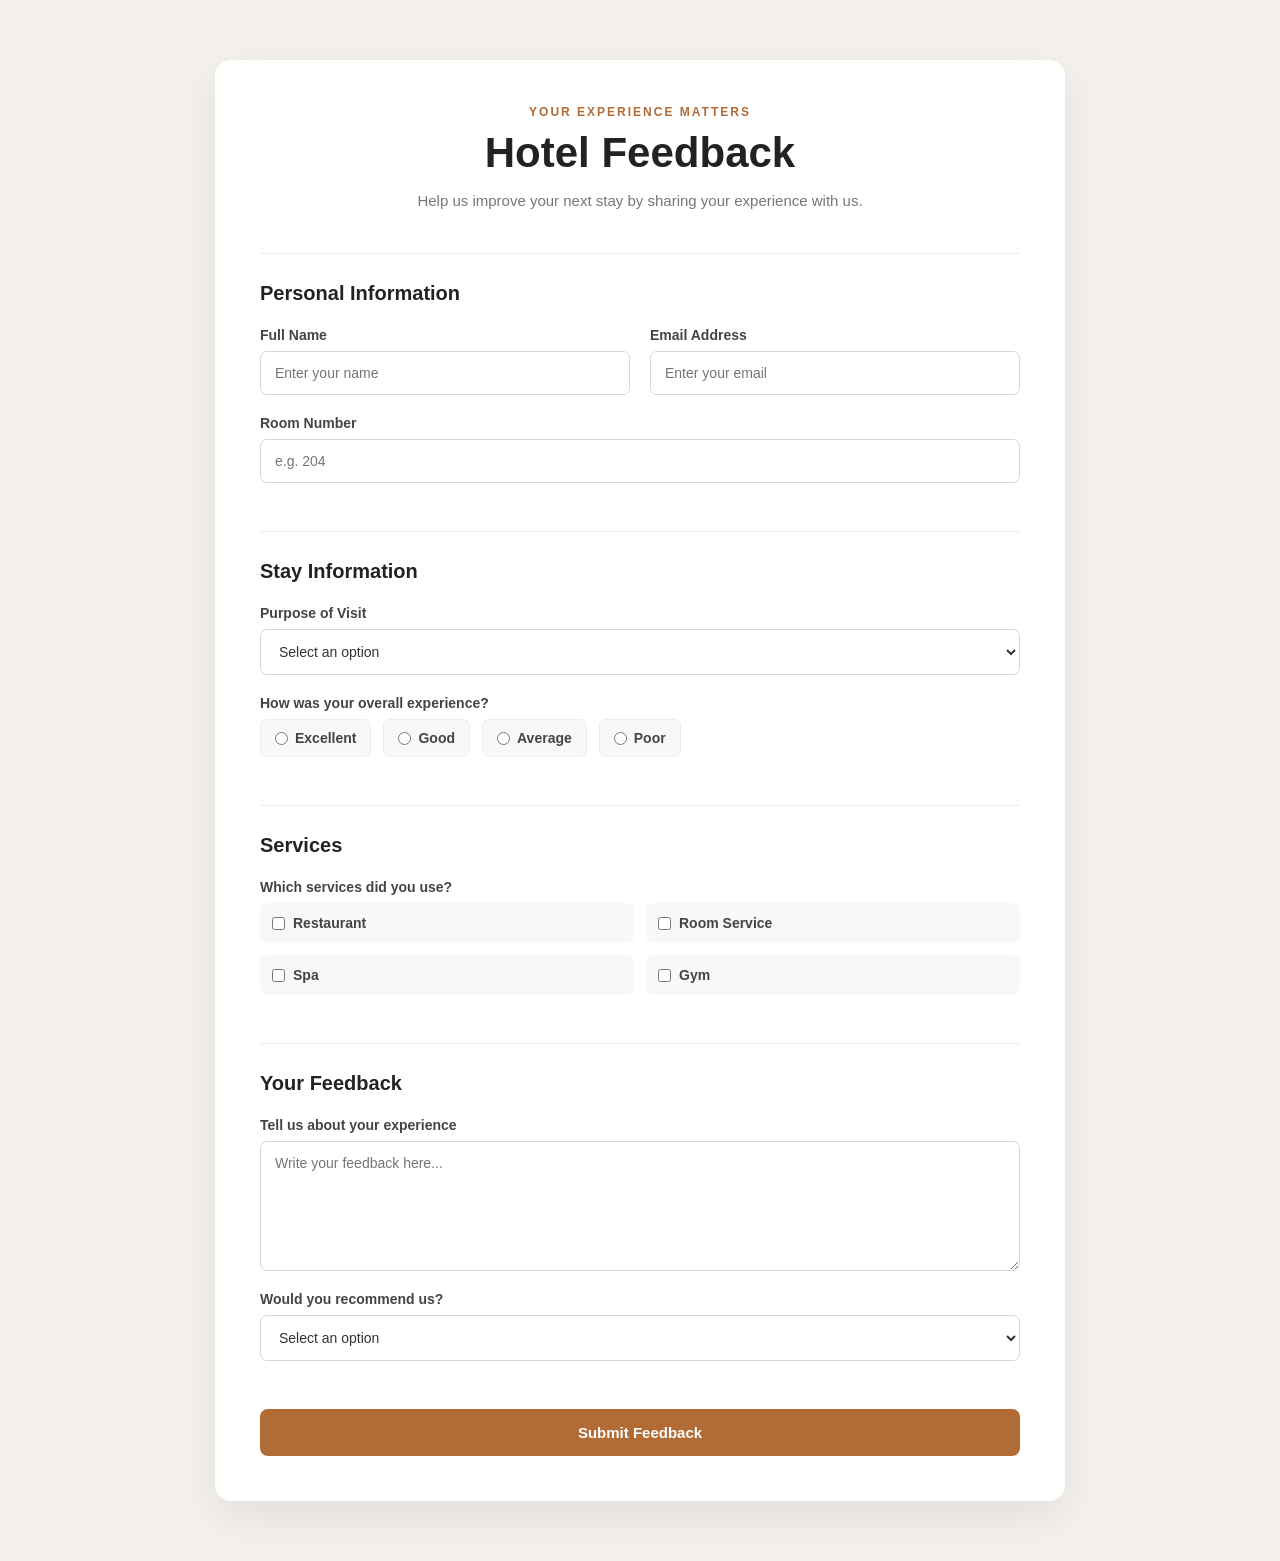
<file: hotel-feedback-form/index.html>
<!DOCTYPE html>
<html lang="en">
<head>
    <meta charset="UTF-8">
    <meta name="viewport" content="width=device-width, initial-scale=1.0">

    <title>Hotel Feedback Form</title>

    <link rel="stylesheet" href="style.css">
</head>

<body>

    <main class="page">

        <!-- Feedback Card -->
        <section class="feedback-card">

            <!-- Header -->
            <div class="form-header">
                <p class="subtitle">YOUR EXPERIENCE MATTERS</p>

                <h1>Hotel Feedback</h1>

                <p>
                    Help us improve your next stay by sharing
                    your experience with us.
                </p>
            </div>


            <!-- Form -->
            <form action="#" method="post">

                <!-- Personal Information -->
                <div class="form-section">

                    <h2>Personal Information</h2>

                    <div class="input-row">

                        <div class="input-group">
                            <label for="name">Full Name</label>

                            <input
                                type="text"
                                id="name"
                                name="name"
                                placeholder="Enter your name"
                                required
                            >
                        </div>


                        <div class="input-group">
                            <label for="email">Email Address</label>

                            <input
                                type="email"
                                id="email"
                                name="email"
                                placeholder="Enter your email"
                                required
                            >
                        </div>

                    </div>


                    <div class="input-group">

                        <label for="room">Room Number</label>

                        <input
                            type="number"
                            id="room"
                            name="room"
                            placeholder="e.g. 204"
                            min="1"
                            required
                        >

                    </div>

                </div>


                <!-- Stay Information -->
                <div class="form-section">

                    <h2>Stay Information</h2>

                    <div class="input-group">

                        <label for="visit">Purpose of Visit</label>

                        <select id="visit" name="visit">

                            <option value="">
                                Select an option
                            </option>

                            <option value="business">
                                Business
                            </option>

                            <option value="vacation">
                                Vacation
                            </option>

                            <option value="family">
                                Family Trip
                            </option>

                            <option value="other">
                                Other
                            </option>

                        </select>

                    </div>


                    <div class="input-group">

                        <label>How was your overall experience?</label>

                        <div class="radio-group">

                            <label class="radio-option">
                                <input
                                    type="radio"
                                    name="experience"
                                    value="excellent"
                                    required
                                >
                                Excellent
                            </label>

                            <label class="radio-option">
                                <input
                                    type="radio"
                                    name="experience"
                                    value="good"
                                >
                                Good
                            </label>

                            <label class="radio-option">
                                <input
                                    type="radio"
                                    name="experience"
                                    value="average"
                                >
                                Average
                            </label>

                            <label class="radio-option">
                                <input
                                    type="radio"
                                    name="experience"
                                    value="poor"
                                >
                                Poor
                            </label>

                        </div>

                    </div>

                </div>


                <!-- Services -->
                <div class="form-section">

                    <h2>Services</h2>

                    <div class="input-group">

                        <label>
                            Which services did you use?
                        </label>

                        <div class="checkbox-group">

                            <label class="checkbox-option">
                                <input
                                    type="checkbox"
                                    name="services"
                                    value="restaurant"
                                >
                                Restaurant
                            </label>

                            <label class="checkbox-option">
                                <input
                                    type="checkbox"
                                    name="services"
                                    value="room-service"
                                >
                                Room Service
                            </label>

                            <label class="checkbox-option">
                                <input
                                    type="checkbox"
                                    name="services"
                                    value="spa"
                                >
                                Spa
                            </label>

                            <label class="checkbox-option">
                                <input
                                    type="checkbox"
                                    name="services"
                                    value="gym"
                                >
                                Gym
                            </label>

                        </div>

                    </div>

                </div>


                <!-- Feedback -->
                <div class="form-section">

                    <h2>Your Feedback</h2>

                    <div class="input-group">

                        <label for="feedback">
                            Tell us about your experience
                        </label>

                        <textarea
                            id="feedback"
                            name="feedback"
                            rows="6"
                            placeholder="Write your feedback here..."
                        ></textarea>

                    </div>


                    <div class="input-group">

                        <label for="recommendation">
                            Would you recommend us?
                        </label>

                        <select
                            id="recommendation"
                            name="recommendation"
                        >

                            <option value="">
                                Select an option
                            </option>

                            <option value="yes">
                                Yes, definitely
                            </option>

                            <option value="maybe">
                                Maybe
                            </option>

                            <option value="no">
                                No
                            </option>

                        </select>

                    </div>

                </div>


                <!-- Submit -->
                <button type="submit" class="submit-button">
                    Submit Feedback
                </button>

            </form>

        </section>

    </main>

</body>
</html>
</file>
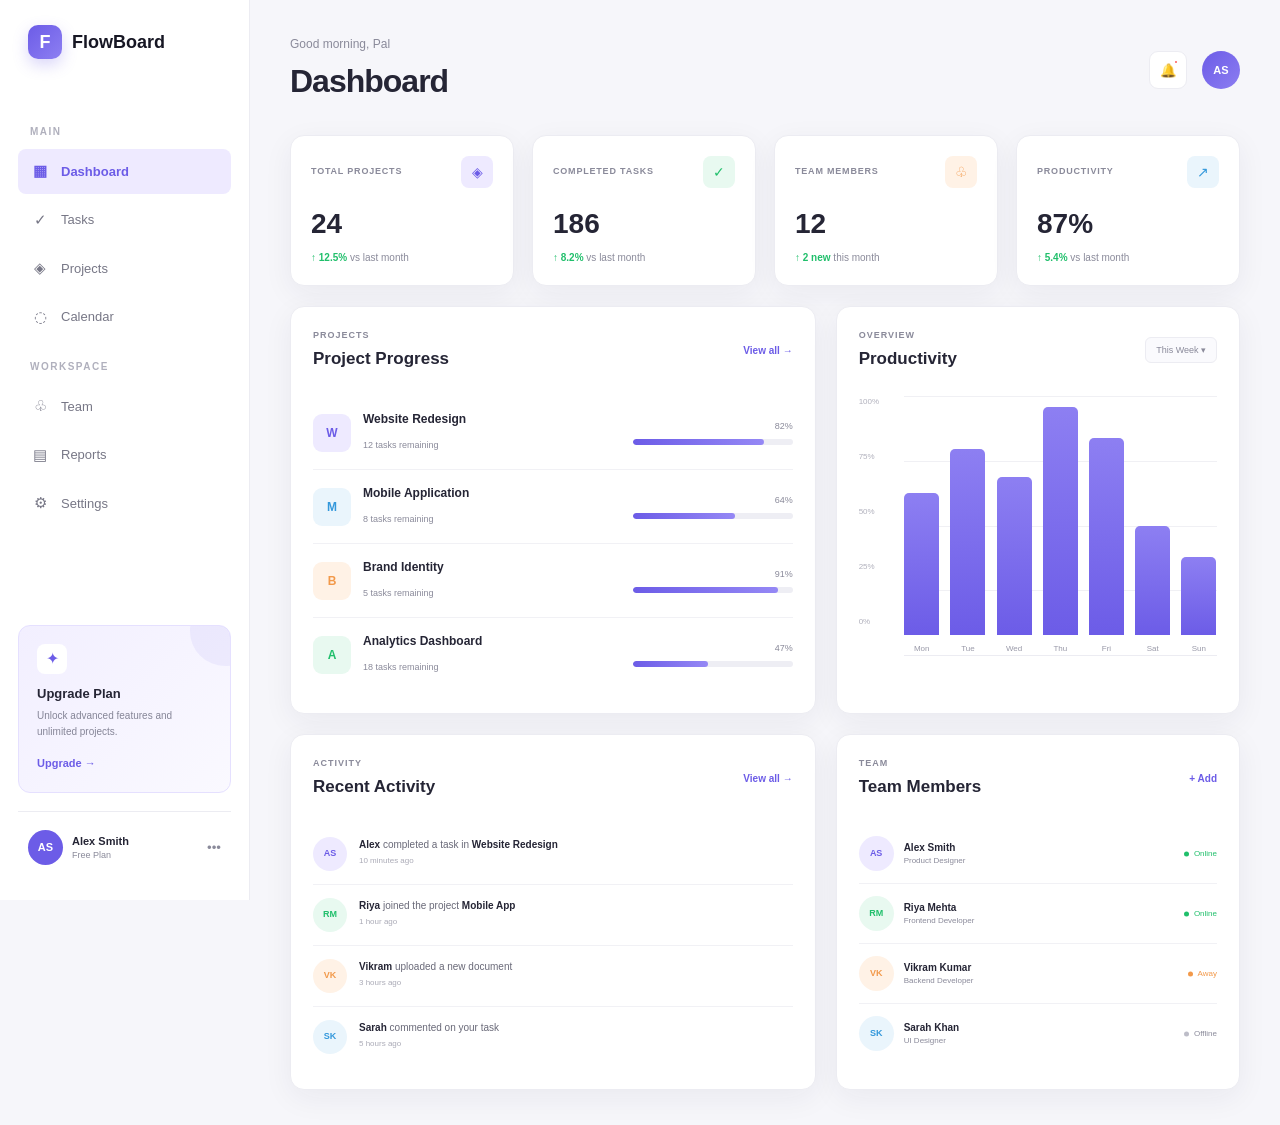
<file: user-dashboard/index.html>
<!DOCTYPE html>
<html lang="en">

<head>
    <meta charset="UTF-8">
    <meta name="viewport" content="width=device-width, initial-scale=1.0">

    <title>FlowBoard — SaaS Dashboard</title>

    <link rel="stylesheet" href="style.css">
</head>

<body>

    <!-- =================================
         DASHBOARD
    ================================== -->

    <div class="dashboard">


        <!-- =================================
             SIDEBAR
        ================================== -->

        <aside class="sidebar">

            <div class="brand">
                <div class="brand-icon">F</div>

                <span>FlowBoard</span>
            </div>


            <nav class="sidebar-nav">

                <p class="nav-title">MAIN</p>

                <a href="#" class="nav-link active">
                    <span>▦</span>
                    Dashboard
                </a>

                <a href="#" class="nav-link">
                    <span>✓</span>
                    Tasks
                </a>

                <a href="#" class="nav-link">
                    <span>◈</span>
                    Projects
                </a>

                <a href="#" class="nav-link">
                    <span>◌</span>
                    Calendar
                </a>


                <p class="nav-title">WORKSPACE</p>

                <a href="#" class="nav-link">
                    <span>♧</span>
                    Team
                </a>

                <a href="#" class="nav-link">
                    <span>▤</span>
                    Reports
                </a>

                <a href="#" class="nav-link">
                    <span>⚙</span>
                    Settings
                </a>

            </nav>


            <div class="sidebar-bottom">

                <div class="upgrade-card">

                    <span class="upgrade-icon">✦</span>

                    <h3>Upgrade Plan</h3>

                    <p>
                        Unlock advanced features and
                        unlimited projects.
                    </p>

                    <a href="#">
                        Upgrade →
                    </a>

                </div>


                <div class="user-mini">

                    <div class="avatar">
                        AS
                    </div>

                    <div>
                        <strong>Alex Smith</strong>
                        <span>Free Plan</span>
                    </div>

                    <button>•••</button>

                </div>

            </div>

        </aside>


        <!-- =================================
             MAIN AREA
        ================================== -->

        <main class="main">


            <!-- =================================
                 TOPBAR
            ================================== -->

            <header class="topbar">

                <div>

                    <button class="mobile-menu">
                        ☰
                    </button>

                    <p class="greeting">
                        Good morning, Pal
                    </p>

                    <h1>
                        Dashboard
                    </h1>

                </div>


                <div class="topbar-actions">

                    <button class="icon-button">
                        🔔
                        <span class="notification-dot"></span>
                    </button>

                    <div class="top-avatar">
                        AS
                    </div>

                </div>

            </header>


            <!-- =================================
                 STAT CARDS
            ================================== -->

            <section class="stats-grid">

                <article class="stat-card">

                    <div class="stat-top">

                        <span class="stat-label">
                            TOTAL PROJECTS
                        </span>

                        <span class="stat-icon purple">
                            ◈
                        </span>

                    </div>

                    <strong class="stat-number">
                        24
                    </strong>

                    <p class="stat-change positive">
                        ↑ 12.5%
                        <span>vs last month</span>
                    </p>

                </article>


                <article class="stat-card">

                    <div class="stat-top">

                        <span class="stat-label">
                            COMPLETED TASKS
                        </span>

                        <span class="stat-icon green">
                            ✓
                        </span>

                    </div>

                    <strong class="stat-number">
                        186
                    </strong>

                    <p class="stat-change positive">
                        ↑ 8.2%
                        <span>vs last month</span>
                    </p>

                </article>


                <article class="stat-card">

                    <div class="stat-top">

                        <span class="stat-label">
                            TEAM MEMBERS
                        </span>

                        <span class="stat-icon orange">
                            ♧
                        </span>

                    </div>

                    <strong class="stat-number">
                        12
                    </strong>

                    <p class="stat-change positive">
                        ↑ 2 new
                        <span>this month</span>
                    </p>

                </article>


                <article class="stat-card">

                    <div class="stat-top">

                        <span class="stat-label">
                            PRODUCTIVITY
                        </span>

                        <span class="stat-icon blue">
                            ↗
                        </span>

                    </div>

                    <strong class="stat-number">
                        87%
                    </strong>

                    <p class="stat-change positive">
                        ↑ 5.4%
                        <span>vs last month</span>
                    </p>

                </article>

            </section>


            <!-- =================================
                 CONTENT GRID
            ================================== -->

            <section class="content-grid">


                <!-- PROJECT PROGRESS -->

                <article class="panel projects-panel">

                    <div class="panel-header">

                        <div>
                            <p class="panel-label">
                                PROJECTS
                            </p>

                            <h2>
                                Project Progress
                            </h2>
                        </div>

                        <a href="#">
                            View all →
                        </a>

                    </div>


                    <div class="project-list">

                        <div class="project">

                            <div class="project-info">

                                <div class="project-icon purple-bg">
                                    W
                                </div>

                                <div>
                                    <h3>Website Redesign</h3>
                                    <span>12 tasks remaining</span>
                                </div>

                            </div>

                            <div class="progress-area">

                                <div class="progress-text">
                                    <span>82%</span>
                                </div>

                                <div class="progress-bar">
                                    <span style="width: 82%;"></span>
                                </div>

                            </div>

                        </div>


                        <div class="project">

                            <div class="project-info">

                                <div class="project-icon blue-bg">
                                    M
                                </div>

                                <div>
                                    <h3>Mobile Application</h3>
                                    <span>8 tasks remaining</span>
                                </div>

                            </div>

                            <div class="progress-area">

                                <div class="progress-text">
                                    <span>64%</span>
                                </div>

                                <div class="progress-bar">
                                    <span style="width: 64%;"></span>
                                </div>

                            </div>

                        </div>


                        <div class="project">

                            <div class="project-info">

                                <div class="project-icon orange-bg">
                                    B
                                </div>

                                <div>
                                    <h3>Brand Identity</h3>
                                    <span>5 tasks remaining</span>
                                </div>

                            </div>

                            <div class="progress-area">

                                <div class="progress-text">
                                    <span>91%</span>
                                </div>

                                <div class="progress-bar">
                                    <span style="width: 91%;"></span>
                                </div>

                            </div>

                        </div>


                        <div class="project">

                            <div class="project-info">

                                <div class="project-icon green-bg">
                                    A
                                </div>

                                <div>
                                    <h3>Analytics Dashboard</h3>
                                    <span>18 tasks remaining</span>
                                </div>

                            </div>

                            <div class="progress-area">

                                <div class="progress-text">
                                    <span>47%</span>
                                </div>

                                <div class="progress-bar">
                                    <span style="width: 47%;"></span>
                                </div>

                            </div>

                        </div>

                    </div>

                </article>


                <!-- PRODUCTIVITY -->

                <article class="panel productivity-panel">

                    <div class="panel-header">

                        <div>
                            <p class="panel-label">
                                OVERVIEW
                            </p>

                            <h2>
                                Productivity
                            </h2>
                        </div>

                        <button class="filter-button">
                            This Week ▾
                        </button>

                    </div>


                    <div class="chart">

                        <div class="chart-values">
                            <span>100%</span>
                            <span>75%</span>
                            <span>50%</span>
                            <span>25%</span>
                            <span>0%</span>
                        </div>


                        <div class="chart-area">

                            <div class="grid-line"></div>
                            <div class="grid-line"></div>
                            <div class="grid-line"></div>
                            <div class="grid-line"></div>

                            <div class="bars">

                                <div class="bar-item">
                                    <div class="bar" style="height: 55%;"></div>
                                    <span>Mon</span>
                                </div>

                                <div class="bar-item">
                                    <div class="bar" style="height: 72%;"></div>
                                    <span>Tue</span>
                                </div>

                                <div class="bar-item">
                                    <div class="bar" style="height: 61%;"></div>
                                    <span>Wed</span>
                                </div>

                                <div class="bar-item">
                                    <div class="bar" style="height: 88%;"></div>
                                    <span>Thu</span>
                                </div>

                                <div class="bar-item">
                                    <div class="bar" style="height: 76%;"></div>
                                    <span>Fri</span>
                                </div>

                                <div class="bar-item">
                                    <div class="bar" style="height: 42%;"></div>
                                    <span>Sat</span>
                                </div>

                                <div class="bar-item">
                                    <div class="bar" style="height: 30%;"></div>
                                    <span>Sun</span>
                                </div>

                            </div>

                        </div>

                    </div>

                </article>


                <!-- RECENT ACTIVITY -->

                <article class="panel activity-panel">

                    <div class="panel-header">

                        <div>
                            <p class="panel-label">
                                ACTIVITY
                            </p>

                            <h2>
                                Recent Activity
                            </h2>
                        </div>

                        <a href="#">
                            View all →
                        </a>

                    </div>


                    <div class="activity-list">

                        <div class="activity">

                            <div class="activity-avatar purple-bg">
                                AS
                            </div>

                            <div>
                                <p>
                                    <strong>Alex</strong>
                                    completed a task in
                                    <strong>Website Redesign</strong>
                                </p>

                                <span>10 minutes ago</span>
                            </div>

                        </div>


                        <div class="activity">

                            <div class="activity-avatar green-bg">
                                RM
                            </div>

                            <div>
                                <p>
                                    <strong>Riya</strong>
                                    joined the project
                                    <strong>Mobile App</strong>
                                </p>

                                <span>1 hour ago</span>
                            </div>

                        </div>


                        <div class="activity">

                            <div class="activity-avatar orange-bg">
                                VK
                            </div>

                            <div>
                                <p>
                                    <strong>Vikram</strong>
                                    uploaded a new document
                                </p>

                                <span>3 hours ago</span>
                            </div>

                        </div>


                        <div class="activity">

                            <div class="activity-avatar blue-bg">
                                SK
                            </div>

                            <div>
                                <p>
                                    <strong>Sarah</strong>
                                    commented on your task
                                </p>

                                <span>5 hours ago</span>
                            </div>

                        </div>

                    </div>

                </article>


                <!-- TEAM -->

                <article class="panel team-panel">

                    <div class="panel-header">

                        <div>
                            <p class="panel-label">
                                TEAM
                            </p>

                            <h2>
                                Team Members
                            </h2>
                        </div>

                        <a href="#">
                            + Add
                        </a>

                    </div>


                    <div class="team-list">

                        <div class="team-member">

                            <div class="member-avatar purple-bg">
                                AS
                            </div>

                            <div class="member-info">
                                <strong>Alex Smith</strong>
                                <span>Product Designer</span>
                            </div>

                            <span class="status online">
                                Online
                            </span>

                        </div>


                        <div class="team-member">

                            <div class="member-avatar green-bg">
                                RM
                            </div>

                            <div class="member-info">
                                <strong>Riya Mehta</strong>
                                <span>Frontend Developer</span>
                            </div>

                            <span class="status online">
                                Online
                            </span>

                        </div>


                        <div class="team-member">

                            <div class="member-avatar orange-bg">
                                VK
                            </div>

                            <div class="member-info">
                                <strong>Vikram Kumar</strong>
                                <span>Backend Developer</span>
                            </div>

                            <span class="status away">
                                Away
                            </span>

                        </div>


                        <div class="team-member">

                            <div class="member-avatar blue-bg">
                                SK
                            </div>

                            <div class="member-info">
                                <strong>Sarah Khan</strong>
                                <span>UI Designer</span>
                            </div>

                            <span class="status offline">
                                Offline
                            </span>

                        </div>

                    </div>

                </article>

            </section>

        </main>

    </div>

</body>

</html>
</file>
<file: hotel-feedback-form/style.css>
/* =================================
   RESET
================================= */

* {
    margin: 0;
    padding: 0;
    box-sizing: border-box;
}


/* =================================
   BODY
================================= */

body {
    font-family: Arial, Helvetica, sans-serif;

    color: #222222;

    background-color: #f4f1ec;
}


/* =================================
   PAGE
================================= */

.page {
    min-height: 100vh;

    padding: 60px 20px;
}


/* =================================
   FEEDBACK CARD
================================= */

.feedback-card {
    width: 100%;
    max-width: 850px;

    margin: auto;
    padding: 45px;

    background-color: #ffffff;

    border-radius: 16px;

    box-shadow:
        0 15px 45px rgba(0, 0, 0, 0.08);
}


/* =================================
   FORM HEADER
================================= */

.form-header {
    text-align: center;

    margin-bottom: 40px;
}

.subtitle {
    color: #b26b35;

    font-size: 12px;
    font-weight: bold;

    letter-spacing: 2px;

    margin-bottom: 10px;
}

.form-header h1 {
    font-size: 42px;

    margin-bottom: 12px;
}

.form-header > p:last-child {
    color: #777777;

    font-size: 15px;
    line-height: 1.6;

    max-width: 550px;

    margin: auto;
}


/* =================================
   FORM SECTION
================================= */

.form-section {
    padding: 28px 0;

    border-top: 1px solid #eeeeee;
}

.form-section h2 {
    font-size: 20px;

    margin-bottom: 22px;
}


/* =================================
   INPUT ROW
================================= */

.input-row {
    display: grid;

    grid-template-columns:
        repeat(2, 1fr);

    gap: 20px;
}


/* =================================
   INPUT GROUP
================================= */

.input-group {
    display: flex;

    flex-direction: column;

    gap: 8px;

    margin-bottom: 20px;
}

.input-group label {
    font-size: 14px;

    font-weight: bold;

    color: #444444;
}


/* =================================
   INPUTS
================================= */

input,
select,
textarea {
    width: 100%;

    padding: 13px 14px;

    font-family: inherit;
    font-size: 14px;

    color: #333333;

    background-color: #ffffff;

    border: 1px solid #d8d8d8;

    border-radius: 7px;

    outline: none;

    transition:
        border-color 0.3s ease,
        box-shadow 0.3s ease;
}


/* =================================
   FOCUS EFFECT
================================= */

input:focus,
select:focus,
textarea:focus {
    border-color: #b26b35;

    box-shadow:
        0 0 0 3px rgba(178, 107, 53, 0.12);
}


/* =================================
   TEXTAREA
================================= */

textarea {
    resize: vertical;

    min-height: 130px;
}


/* =================================
   RADIO BUTTONS
================================= */

.radio-group {
    display: flex;

    flex-wrap: wrap;

    gap: 12px;
}

.radio-option {
    display: flex;

    flex-direction: row;

    align-items: center;

    gap: 7px;

    padding: 10px 14px;

    color: #555555;

    background-color: #f8f8f8;

    border: 1px solid #eeeeee;

    border-radius: 7px;

    cursor: pointer;
}

.radio-option input {
    width: auto;
}


/* =================================
   CHECKBOXES
================================= */

.checkbox-group {
    display: grid;

    grid-template-columns:
        repeat(2, 1fr);

    gap: 12px;
}

.checkbox-option {
    display: flex;

    flex-direction: row;

    align-items: center;

    gap: 8px;

    padding: 12px;

    color: #555555;

    background-color: #f8f8f8;

    border-radius: 7px;

    cursor: pointer;
}

.checkbox-option input {
    width: auto;
}


/* =================================
   SUBMIT BUTTON
================================= */

.submit-button {
    width: 100%;

    padding: 15px;

    border: none;
    border-radius: 8px;

    color: #ffffff;

    background-color: #b26b35;

    font-family: inherit;

    font-size: 15px;
    font-weight: bold;

    cursor: pointer;

    transition:
        background-color 0.3s ease,
        transform 0.3s ease;
}

.submit-button:hover {
    background-color: #925426;

    transform: translateY(-2px);
}


/* =================================
   RESPONSIVE DESIGN
================================= */

@media (max-width: 650px) {

    .page {
        padding: 30px 15px;
    }

    .feedback-card {
        padding: 28px 20px;
    }

    .form-header h1 {
        font-size: 32px;
    }

    .input-row {
        grid-template-columns: 1fr;
        gap: 0;
    }

    .checkbox-group {
        grid-template-columns: 1fr;
    }

    .radio-group {
        flex-direction: column;
    }

}
</file>
<file: user-dashboard/style.css>
/* =========================================
   CSS VARIABLES
========================================= */

:root {

    --primary: #6c5ce7;
    --primary-light: #eeeaff;

    --green: #20bf6b;
    --green-light: #e8f9f0;

    --orange: #f2994a;
    --orange-light: #fff2e6;

    --blue: #3498db;
    --blue-light: #eaf5fc;

    --dark: #171724;
    --text: #252535;
    --muted: #8a8a9a;

    --border: #ececf2;
    --background: #f6f6fa;
    --white: #ffffff;

    --sidebar-width: 250px;

    --radius: 14px;

    --shadow:
        0 8px 30px rgba(30, 30, 60, 0.06);

}


/* =========================================
   RESET
========================================= */

* {
    margin: 0;
    padding: 0;

    box-sizing: border-box;
}

html {
    scroll-behavior: smooth;
}

body {
    font-family:
        Arial,
        Helvetica,
        sans-serif;

    color: var(--text);

    background-color: var(--background);

    line-height: 1.5;
}


/* =========================================
   SCROLLBAR
========================================= */

::-webkit-scrollbar {
    width: 7px;
}

::-webkit-scrollbar-track {
    background: #f1f1f5;
}

::-webkit-scrollbar-thumb {
    background: #c8c8d4;
    border-radius: 10px;
}

::-webkit-scrollbar-thumb:hover {
    background: var(--primary);
}


/* =========================================
   DASHBOARD LAYOUT
========================================= */

.dashboard {
    min-height: 100vh;

    display: flex;
}


/* =========================================
   SIDEBAR
========================================= */

.sidebar {
    width: var(--sidebar-width);

    min-height: 100vh;

    padding: 25px 18px;

    position: fixed;

    top: 0;
    left: 0;

    display: flex;

    flex-direction: column;

    background-color: var(--white);

    border-right: 1px solid var(--border);

    z-index: 100;
}


/* =========================================
   BRAND
========================================= */

.brand {
    display: flex;

    align-items: center;

    gap: 10px;

    padding: 0 10px;

    margin-bottom: 45px;

    color: var(--dark);

    font-size: 18px;

    font-weight: bold;
}

.brand-icon {
    width: 34px;
    height: 34px;

    display: grid;

    place-items: center;

    color: var(--white);

    background:
        linear-gradient(
            135deg,
            var(--primary),
            #8d7ff2
        );

    border-radius: 10px;

    box-shadow:
        0 6px 15px rgba(108, 92, 231, 0.25);
}


/* =========================================
   NAVIGATION
========================================= */

.sidebar-nav {
    flex: 1;
}

.nav-title {
    padding: 0 12px;

    margin: 20px 0 10px;

    color: #b0b0bd;

    font-size: 10px;

    font-weight: bold;

    letter-spacing: 1.5px;
}

.nav-link {
    position: relative;

    display: flex;

    align-items: center;

    gap: 12px;

    padding: 11px 13px;

    margin-bottom: 4px;

    color: #777786;

    text-decoration: none;

    font-size: 13px;

    border-radius: 8px;

    transition:
        color 0.25s ease,
        background-color 0.25s ease,
        transform 0.25s ease;
}

.nav-link span {
    width: 18px;

    text-align: center;

    font-size: 15px;
}

.nav-link:hover {
    color: var(--primary);

    background-color: var(--primary-light);

    transform: translateX(3px);
}

.nav-link.active {
    color: var(--primary);

    background-color: var(--primary-light);

    font-weight: bold;
}


/* =========================================
   SIDEBAR BOTTOM
========================================= */

.sidebar-bottom {
    margin-top: auto;
}


/* =========================================
   UPGRADE CARD
========================================= */

.upgrade-card {
    position: relative;

    overflow: hidden;

    padding: 18px;

    margin-bottom: 18px;

    background:
        linear-gradient(
            135deg,
            #f2efff,
            #faf9ff
        );

    border: 1px solid #e5e0ff;

    border-radius: 12px;
}

.upgrade-card::after {
    content: "";

    position: absolute;

    width: 70px;
    height: 70px;

    right: -30px;
    top: -30px;

    background-color: rgba(108, 92, 231, 0.08);

    border-radius: 50%;
}

.upgrade-icon {
    display: inline-grid;

    place-items: center;

    width: 30px;
    height: 30px;

    margin-bottom: 10px;

    color: var(--primary);

    background-color: #ffffff;

    border-radius: 8px;
}

.upgrade-card h3 {
    font-size: 13px;

    margin-bottom: 5px;
}

.upgrade-card p {
    color: #858597;

    font-size: 10px;

    line-height: 1.6;

    margin-bottom: 10px;
}

.upgrade-card a {
    color: var(--primary);

    font-size: 11px;

    font-weight: bold;

    text-decoration: none;
}


/* =========================================
   MINI USER
========================================= */

.user-mini {
    display: flex;

    align-items: center;

    gap: 9px;

    padding: 10px;

    border-top: 1px solid var(--border);

    padding-top: 18px;
}

.avatar,
.top-avatar,
.member-avatar,
.activity-avatar {
    flex-shrink: 0;

    display: grid;

    place-items: center;

    font-weight: bold;

    border-radius: 50%;
}

.avatar {
    width: 35px;
    height: 35px;

    color: #ffffff;

    background-color: var(--primary);

    font-size: 11px;
}

.user-mini div:nth-child(2) {
    display: flex;

    flex-direction: column;

    flex: 1;
}

.user-mini strong {
    font-size: 11px;
}

.user-mini span {
    color: var(--muted);

    font-size: 9px;
}

.user-mini button {
    border: none;

    color: var(--muted);

    background: none;

    cursor: pointer;
}


/* =========================================
   MAIN
========================================= */

.main {
    width: calc(100% - var(--sidebar-width));

    margin-left: var(--sidebar-width);

    min-height: 100vh;

    padding: 35px 40px;
}


/* =========================================
   TOPBAR
========================================= */

.topbar {
    display: flex;

    justify-content: space-between;

    align-items: center;

    margin-bottom: 30px;
}

.greeting {
    color: var(--muted);

    font-size: 12px;

    margin-bottom: 4px;
}

.topbar h1 {
    font-size: clamp(25px, 3vw, 32px);

    letter-spacing: -1px;
}

.topbar-actions {
    display: flex;

    align-items: center;

    gap: 15px;
}

.icon-button {
    position: relative;

    width: 38px;
    height: 38px;

    border: 1px solid var(--border);

    background-color: var(--white);

    border-radius: 9px;

    cursor: pointer;

    transition:
        transform 0.2s ease,
        box-shadow 0.2s ease;
}

.icon-button:hover {
    transform: translateY(-2px);

    box-shadow: var(--shadow);
}

.notification-dot {
    position: absolute;

    width: 6px;
    height: 6px;

    top: 7px;
    right: 7px;

    background-color: #ff5c5c;

    border: 2px solid white;

    border-radius: 50%;
}

.top-avatar {
    width: 38px;
    height: 38px;

    color: white;

    background:
        linear-gradient(
            135deg,
            var(--primary),
            #8c7df1
        );

    font-size: 11px;
}

.mobile-menu {
    display: none;
}


/* =========================================
   STAT CARDS
========================================= */

.stats-grid {
    display: grid;

    grid-template-columns:
        repeat(4, 1fr);

    gap: 18px;

    margin-bottom: 20px;
}

.stat-card {
    padding: 20px;

    background-color: var(--white);

    border: 1px solid var(--border);

    border-radius: var(--radius);

    box-shadow: var(--shadow);

    transition:
        transform 0.25s ease,
        box-shadow 0.25s ease;
}

.stat-card:hover {
    transform: translateY(-4px);

    box-shadow:
        0 14px 35px rgba(30, 30, 60, 0.1);
}

.stat-top {
    display: flex;

    align-items: center;

    justify-content: space-between;

    margin-bottom: 15px;
}

.stat-label {
    color: var(--muted);

    font-size: 9px;

    font-weight: bold;

    letter-spacing: 0.8px;
}

.stat-icon {
    width: 32px;
    height: 32px;

    display: grid;

    place-items: center;

    border-radius: 8px;

    font-size: 14px;
}

.purple {
    color: var(--primary);
    background-color: var(--primary-light);
}

.green {
    color: var(--green);
    background-color: var(--green-light);
}

.orange {
    color: var(--orange);
    background-color: var(--orange-light);
}

.blue {
    color: var(--blue);
    background-color: var(--blue-light);
}

.stat-number {
    display: block;

    font-size: 28px;

    margin-bottom: 5px;
}

.stat-change {
    font-size: 10px;

    font-weight: bold;
}

.stat-change span {
    color: var(--muted);

    font-weight: normal;
}

.positive {
    color: var(--green);
}


/* =========================================
   CONTENT GRID
========================================= */

.content-grid {
    display: grid;

    grid-template-columns:
        1.3fr 1fr;

    gap: 20px;
}


/* =========================================
   PANELS
========================================= */

.panel {
    padding: 22px;

    background-color: var(--white);

    border: 1px solid var(--border);

    border-radius: var(--radius);

    box-shadow: var(--shadow);
}

.panel-header {
    display: flex;

    justify-content: space-between;

    align-items: center;

    margin-bottom: 25px;
}

.panel-label {
    color: var(--muted);

    font-size: 9px;

    font-weight: bold;

    letter-spacing: 1px;

    margin-bottom: 3px;
}

.panel-header h2 {
    font-size: 17px;
}

.panel-header a {
    color: var(--primary);

    font-size: 10px;

    font-weight: bold;

    text-decoration: none;
}


/* =========================================
   PROJECTS
========================================= */

.project {
    display: flex;

    align-items: center;

    justify-content: space-between;

    gap: 25px;

    padding: 14px 0;

    border-bottom: 1px solid #f1f1f5;
}

.project:last-child {
    border-bottom: none;
}

.project-info {
    display: flex;

    align-items: center;

    gap: 12px;

    min-width: 190px;
}

.project-icon {
    width: 38px;
    height: 38px;

    display: grid;

    place-items: center;

    border-radius: 9px;

    font-size: 12px;

    font-weight: bold;
}

.purple-bg {
    color: var(--primary);
    background-color: var(--primary-light);
}

.green-bg {
    color: var(--green);
    background-color: var(--green-light);
}

.orange-bg {
    color: var(--orange);
    background-color: var(--orange-light);
}

.blue-bg {
    color: var(--blue);
    background-color: var(--blue-light);
}

.project-info h3 {
    font-size: 12px;

    margin-bottom: 3px;
}

.project-info span {
    color: var(--muted);

    font-size: 9px;
}

.progress-area {
    width: 160px;
}

.progress-text {
    display: flex;

    justify-content: flex-end;

    color: var(--muted);

    font-size: 9px;

    margin-bottom: 5px;
}

.progress-bar {
    height: 6px;

    overflow: hidden;

    background-color: #eeeeF4;

    border-radius: 20px;
}

.progress-bar span {
    display: block;

    height: 100%;

    background:
        linear-gradient(
            90deg,
            var(--primary),
            #9588f5
        );

    border-radius: inherit;
}


/* =========================================
   PRODUCTIVITY CHART
========================================= */

.filter-button {
    padding: 7px 10px;

    color: var(--muted);

    background-color: #fafafd;

    border: 1px solid var(--border);

    border-radius: 6px;

    font-size: 9px;

    cursor: pointer;
}

.chart {
    height: 260px;

    display: flex;
}

.chart-values {
    width: 35px;

    display: flex;

    flex-direction: column;

    justify-content: space-between;

    padding-bottom: 28px;

    color: #b0b0bc;

    font-size: 8px;
}

.chart-area {
    position: relative;

    flex: 1;

    margin-left: 10px;

    border-bottom: 1px solid var(--border);
}

.grid-line {
    position: absolute;

    left: 0;

    width: 100%;

    height: 1px;

    background-color: #f0f0f4;
}

.grid-line:nth-child(1) {
    top: 0;
}

.grid-line:nth-child(2) {
    top: 25%;
}

.grid-line:nth-child(3) {
    top: 50%;
}

.grid-line:nth-child(4) {
    top: 75%;
}

.bars {
    height: 100%;

    display: flex;

    align-items: flex-end;

    justify-content: space-around;

    gap: 10px;

    position: relative;

    z-index: 2;
}

.bar-item {
    height: 100%;

    flex: 1;

    max-width: 35px;

    display: flex;

    flex-direction: column;

    justify-content: flex-end;

    align-items: center;

    gap: 8px;
}

.bar {
    width: 100%;

    min-height: 5px;

    background:
        linear-gradient(
            180deg,
            #8d7ff2,
            var(--primary)
        );

    border-radius:
        5px 5px 0 0;

    transform-origin: bottom;

    animation:
        growBar 1s ease-out both;

    transition:
        opacity 0.25s ease,
        transform 0.25s ease;
}

.bar:hover {
    opacity: 0.75;

    transform: scaleX(1.15);
}

.bar-item span {
    color: #9999a8;

    font-size: 8px;
}


/* =========================================
   ANIMATION
========================================= */

@keyframes growBar {

    from {
        transform: scaleY(0);
    }

    to {
        transform: scaleY(1);
    }

}


/* =========================================
   ACTIVITY
========================================= */

.activity-list {
    display: flex;

    flex-direction: column;
}

.activity {
    display: flex;

    gap: 12px;

    padding: 13px 0;

    border-bottom: 1px solid #f1f1f5;
}

.activity:last-child {
    border-bottom: none;
}

.activity-avatar {
    width: 34px;
    height: 34px;

    font-size: 9px;
}

.activity p {
    color: #696978;

    font-size: 10px;

    line-height: 1.5;
}

.activity p strong {
    color: var(--text);
}

.activity span {
    display: block;

    color: #aaaaB6;

    font-size: 8px;

    margin-top: 3px;
}


/* =========================================
   TEAM
========================================= */

.team-list {
    display: flex;

    flex-direction: column;
}

.team-member {
    display: flex;

    align-items: center;

    gap: 10px;

    padding: 12px 0;

    border-bottom: 1px solid #f1f1f5;
}

.team-member:last-child {
    border-bottom: none;
}

.member-avatar {
    width: 35px;
    height: 35px;

    font-size: 9px;
}

.member-info {
    display: flex;

    flex-direction: column;

    flex: 1;
}

.member-info strong {
    font-size: 10px;
}

.member-info span {
    color: var(--muted);

    font-size: 8px;
}

.status {
    position: relative;

    padding-left: 10px;

    font-size: 8px;
}

.status::before {
    content: "";

    position: absolute;

    left: 0;
    top: 50%;

    width: 5px;
    height: 5px;

    transform: translateY(-50%);

    border-radius: 50%;
}

.online {
    color: var(--green);
}

.online::before {
    background-color: var(--green);
}

.away {
    color: var(--orange);
}

.away::before {
    background-color: var(--orange);
}

.offline {
    color: var(--muted);
}

.offline::before {
    background-color: #bdbdc8;
}


/* =========================================
   RESPONSIVE — TABLET
========================================= */

@media (max-width: 1100px) {

    .stats-grid {
        grid-template-columns:
            repeat(2, 1fr);
    }

    .content-grid {
        grid-template-columns: 1fr;
    }

}


/* =========================================
   RESPONSIVE — MOBILE
========================================= */

@media (max-width: 750px) {

    .sidebar {
        transform: translateX(-100%);

        transition: transform 0.3s ease;
    }

    .main {
        width: 100%;

        margin-left: 0;

        padding: 25px 18px;
    }

    .mobile-menu {
        display: inline-block;

        margin-right: 8px;

        border: none;

        background: none;

        font-size: 20px;

        cursor: pointer;
    }

    .topbar {
        align-items: flex-start;
    }

    .topbar h1 {
        display: inline;
    }

    .stats-grid {
        grid-template-columns: 1fr;
    }

    .project {
        flex-direction: column;

        align-items: stretch;

        gap: 15px;
    }

    .project-info {
        min-width: 0;
    }

    .progress-area {
        width: 100%;
    }

}


/* =========================================
   SMALL MOBILE
========================================= */

@media (max-width: 450px) {

    .main {
        padding: 20px 12px;
    }

    .panel {
        padding: 17px;
    }

    .topbar-actions {
        gap: 8px;
    }

    .stat-number {
        font-size: 24px;
    }

}
</file>
